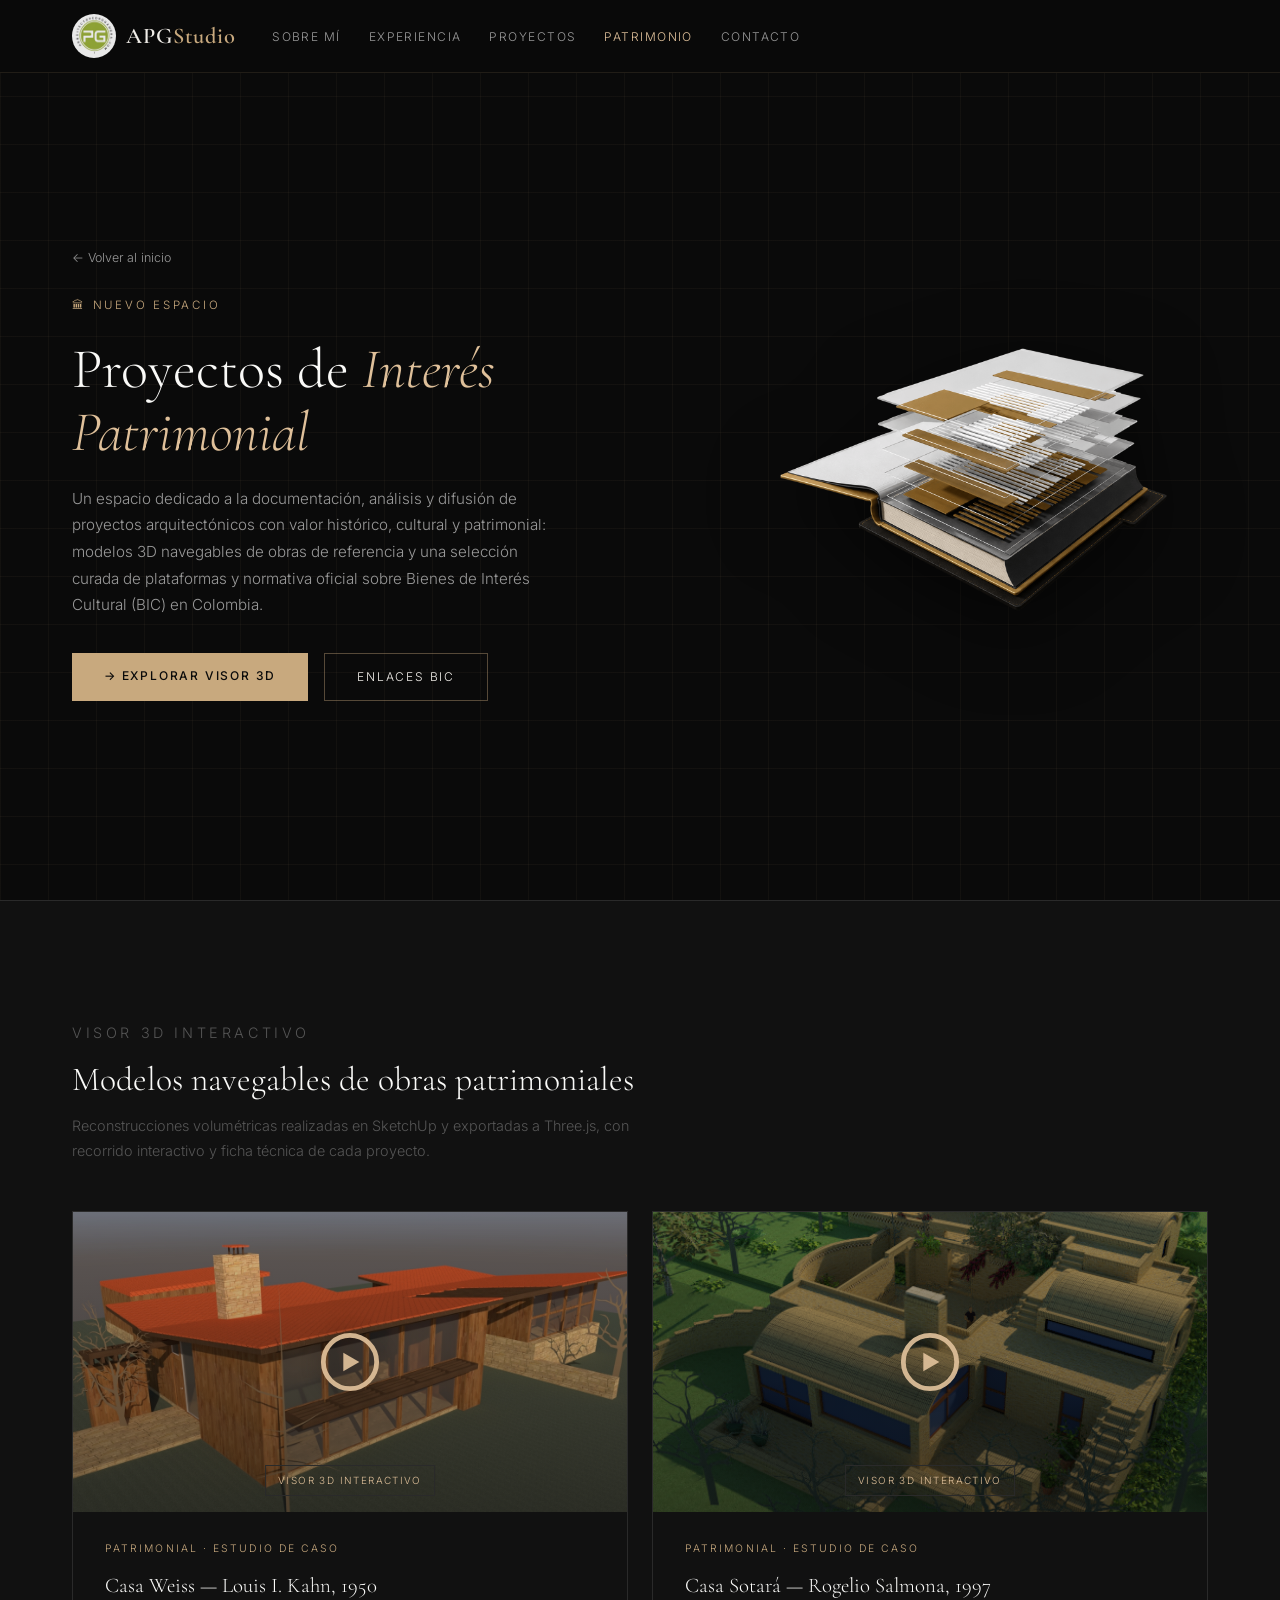
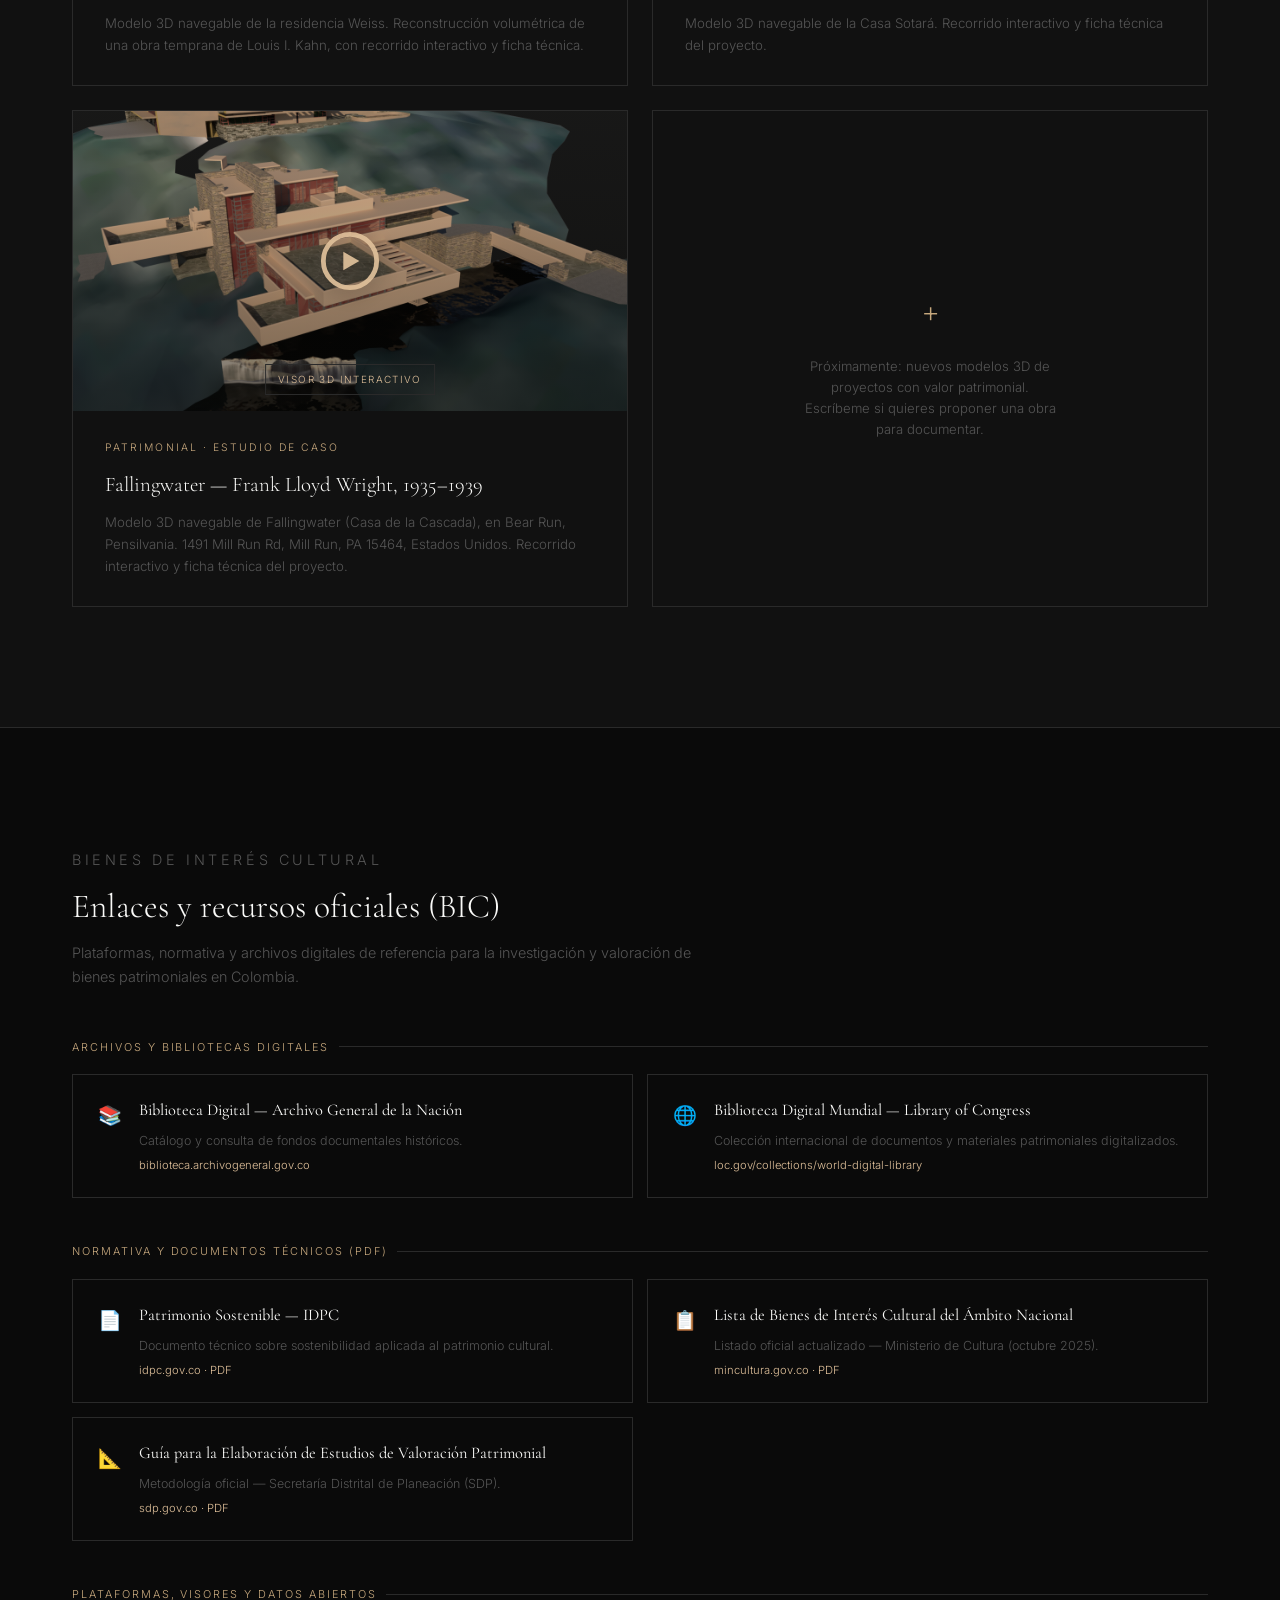
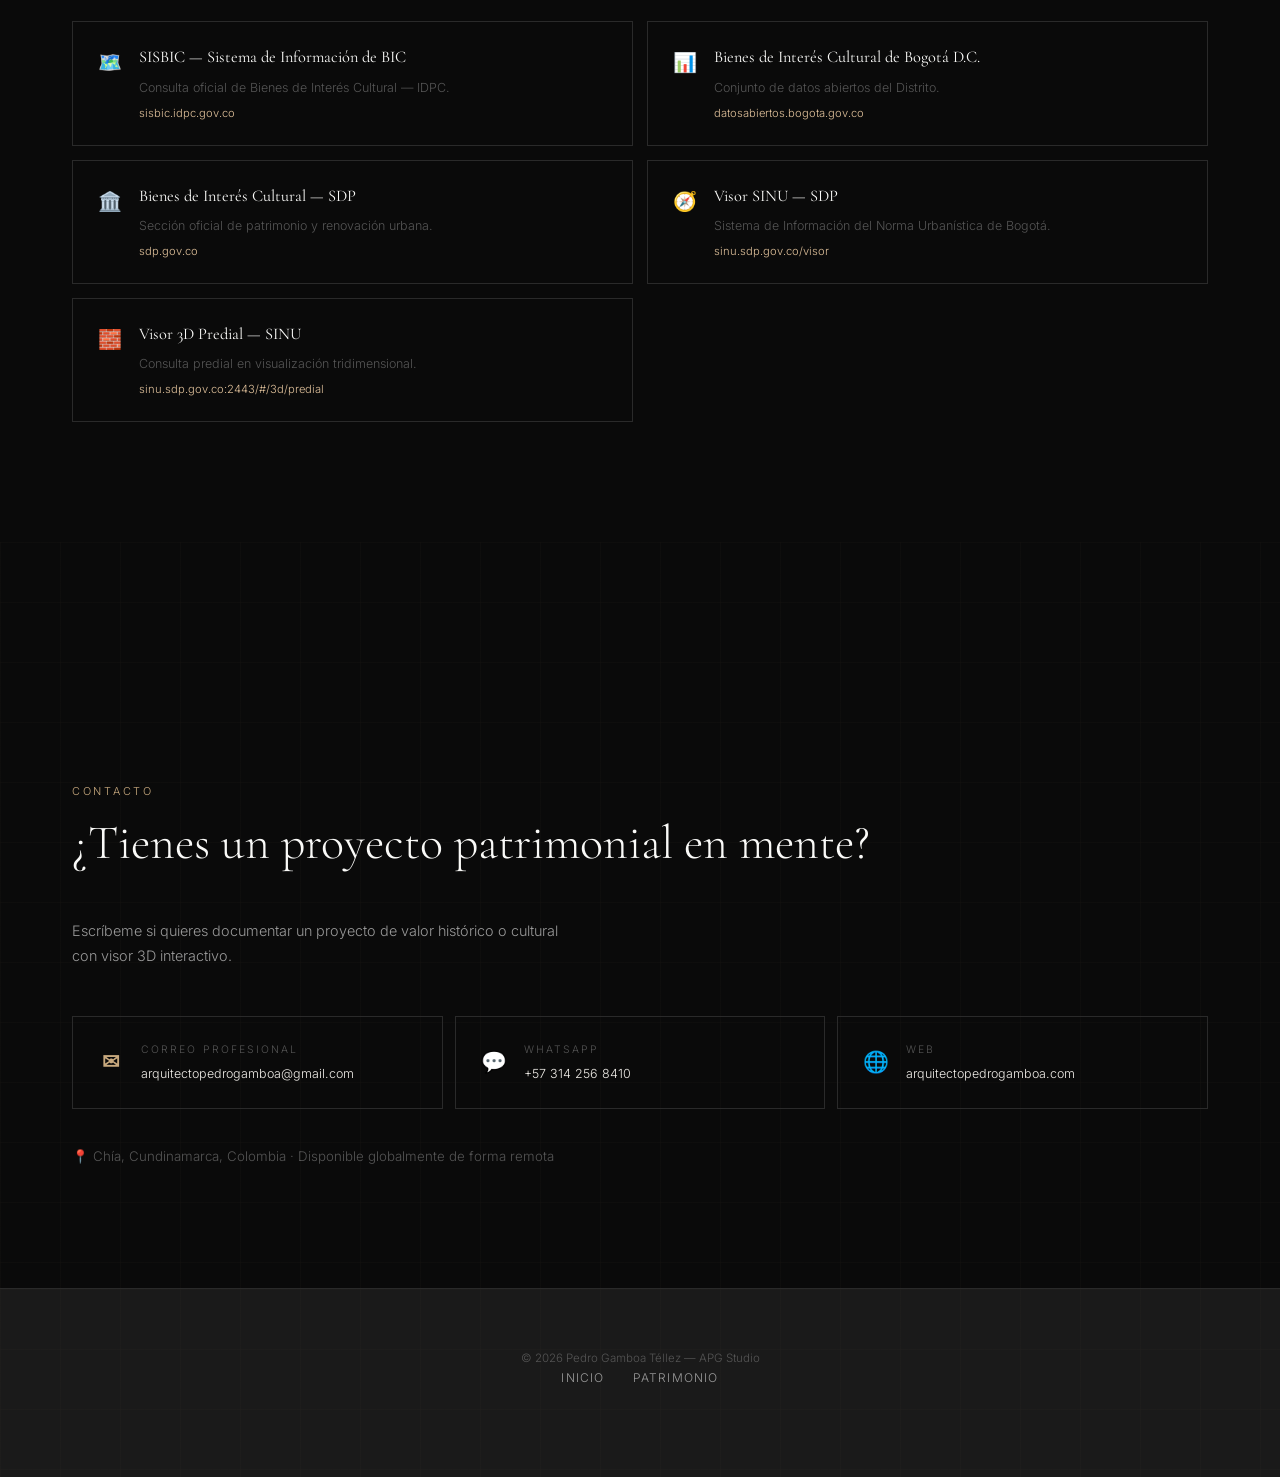
<file: patrimonio.html>
<!DOCTYPE html>
<html lang="es">

<head>
  <meta charset="UTF-8" />
  <meta name="viewport" content="width=device-width, initial-scale=1.0" />
  <title>Patrimonio — Proyectos de Interés Patrimonial | APG Studio</title>
  <meta name="description"
    content="Espacio dedicado a la documentación, análisis y difusión de proyectos con valor histórico, cultural y patrimonial. Visores 3D interactivos y enlaces oficiales de Bienes de Interés Cultural (BIC)." />

  <link rel="icon" type="image/png" sizes="32x32" href="images/favicon-32.png" />
  <link rel="icon" type="image/png" sizes="16x16" href="images/favicon-16.png" />
  <link rel="apple-touch-icon" sizes="180x180" href="images/favicon-180.png" />
  <link rel="shortcut icon" href="images/favicon.ico" />

  <base href="./" />
  <link rel="preconnect" href="https://fonts.googleapis.com" />
  <link rel="preconnect" href="https://fonts.gstatic.com" crossorigin />
  <link
    href="https://fonts.googleapis.com/css2?family=Cormorant+Garamond:ital,wght@0,300;0,400;0,600;1,300;1,400&family=Inter:wght@300;400;500&display=swap"
    rel="stylesheet" />
  <link rel="stylesheet" href="css/style.css?v=3" />

  <style>
    /* ─── Patrimonio: estilos propios de esta página ─── */
    #patrimonio-hero {
      position: relative;
      min-height: 100vh;
      display: flex;
      align-items: center;
      background: var(--black);
      overflow: hidden;
      padding-top: var(--nav-h);
    }

    #patrimonio-hero::before {
      content: "";
      position: absolute;
      inset: 0;
      background-image: linear-gradient(rgba(200, 169, 126, 0.05) 1px, transparent 1px),
        linear-gradient(90deg, rgba(200, 169, 126, 0.05) 1px, transparent 1px);
      background-size: 48px 48px;
      pointer-events: none;
    }

    .ph-layout {
      position: relative;
      z-index: 1;
      max-width: var(--max-w);
      margin: 0 auto;
      width: 100%;
      padding: 60px 32px;
      display: grid;
      grid-template-columns: 1.1fr 0.9fr;
      gap: 48px;
      align-items: center;
    }

    .ph-eyebrow {
      display: flex;
      align-items: center;
      gap: 10px;
      color: var(--gold);
      font-size: 0.72rem;
      letter-spacing: 0.24em;
      text-transform: uppercase;
      margin-bottom: 22px;
    }

    .ph-title {
      font-family: var(--font-display);
      font-weight: 300;
      font-size: clamp(2.4rem, 4.4vw, 3.6rem);
      line-height: 1.12;
      color: var(--white);
      margin-bottom: 22px;
    }

    .ph-title em {
      font-style: italic;
      color: var(--gold-light);
    }

    .ph-sub {
      color: var(--light);
      font-size: 0.95rem;
      line-height: 1.75;
      max-width: 480px;
      margin-bottom: 34px;
    }

    .ph-img {
      display: flex;
      justify-content: center;
    }

    .ph-img img {
      max-width: 100%;
      height: auto;
      filter: drop-shadow(0 20px 40px rgba(0, 0, 0, 0.55));
    }

    .ph-back {
      display: inline-flex;
      align-items: center;
      gap: 8px;
      color: var(--light);
      font-size: 0.78rem;
      text-decoration: none;
      margin-bottom: 28px;
      transition: color 0.2s;
    }

    .ph-back:hover {
      color: var(--gold-light);
    }

    /* ─── Secciones internas (Visor 3D / BIC) ─── */
    .ph-section {
      background: var(--dark);
      border-top: 1px solid var(--gray);
    }

    .ph-section.alt {
      background: var(--black);
    }

    .ph-section .section-inner {
      max-width: var(--max-w);
      margin: 0 auto;
      padding: var(--section-pad) 32px;
    }

    .ph-section-head {
      max-width: 620px;
      margin-bottom: 48px;
    }

    .ph-section-head h2 {
      font-family: var(--font-display);
      font-weight: 300;
      font-size: 2.1rem;
      color: var(--white);
      margin-bottom: 14px;
    }

    .ph-section-head p {
      color: var(--mid);
      font-size: 0.9rem;
      line-height: 1.7;
    }

    /* Visor 3D grid: reutiliza .project-card / .project-card--weiss */
    .ph-viewer-grid {
      display: grid;
      grid-template-columns: repeat(2, 1fr);
      gap: 24px;
    }

    .ph-viewer-grid .project-card.soon {
      display: flex;
      flex-direction: column;
      align-items: center;
      justify-content: center;
      text-align: center;
      min-height: 320px;
      color: var(--mid);
      padding: 32px;
    }

    .ph-viewer-grid .project-card.soon span.plus {
      font-family: var(--font-display);
      font-size: 2.4rem;
      color: var(--gold);
      margin-bottom: 14px;
    }

    .ph-viewer-grid .project-card.soon p {
      font-size: 0.82rem;
      line-height: 1.6;
      max-width: 260px;
    }

    /* BIC resource categories */
    .bic-category {
      margin-bottom: 44px;
    }

    .bic-category:last-child {
      margin-bottom: 0;
    }

    .bic-category-title {
      display: flex;
      align-items: center;
      gap: 10px;
      font-size: 0.68rem;
      letter-spacing: 0.18em;
      text-transform: uppercase;
      color: var(--gold);
      margin-bottom: 18px;
    }

    .bic-category-title::after {
      content: "";
      flex: 1;
      height: 1px;
      background: var(--gray);
    }

    .bic-grid {
      display: grid;
      grid-template-columns: repeat(2, 1fr);
      gap: 14px;
    }

    .bic-card {
      display: flex;
      align-items: flex-start;
      gap: 16px;
      padding: 22px 24px;
      border: 1px solid var(--gray);
      text-decoration: none;
      color: inherit;
      transition: border-color 0.2s, background 0.2s, transform 0.2s;
    }

    .bic-card:hover {
      border-color: var(--gold);
      background: var(--gold-dim);
      transform: translateY(-2px);
    }

    .bic-icon {
      font-size: 1.2rem;
      color: var(--gold);
      min-width: 26px;
      text-align: center;
      margin-top: 2px;
    }

    .bic-info h3 {
      font-family: var(--font-display);
      font-weight: 400;
      font-size: 1.02rem;
      color: var(--white);
      margin-bottom: 6px;
    }

    .bic-info p {
      color: var(--mid);
      font-size: 0.78rem;
      line-height: 1.55;
      margin-bottom: 6px;
    }

    .bic-info .bic-url {
      display: block;
      color: var(--gold-light);
      font-size: 0.7rem;
      word-break: break-all;
    }

    @media (max-width: 860px) {

      .ph-layout {
        grid-template-columns: 1fr;
        text-align: left;
      }

      .ph-viewer-grid,
      .bic-grid {
        grid-template-columns: 1fr;
      }
    }
  </style>
</head>

<body>

  <!-- NAV -->
  <nav id="navbar" class="scrolled">
    <div class="nav-inner">
      <a href="index.html" class="logo">
        <img src="images/favicon-192.png" alt="APG Studio" class="logo-img"
          style="border-radius:50%;width:44px;height:44px;object-fit:cover;" />
        <span class="logo-text">APG<em>Studio</em></span>
      </a>
      <ul class="nav-links">
        <li><a href="index.html#about">Sobre mí</a></li>
        <li><a href="index.html#experience">Experiencia</a></li>
        <li><a href="index.html#projects">Proyectos</a></li>
        <li><a href="patrimonio.html" style="color:var(--gold-light);">Patrimonio</a></li>
        <li><a href="index.html#contact">Contacto</a></li>
      </ul>
      <button class="menu-toggle" id="menuToggle" aria-label="Menu">☰</button>
    </div>
    <div class="mobile-menu" id="mobileMenu">
      <a href="index.html#about">Sobre mí</a>
      <a href="index.html#experience">Experiencia</a>
      <a href="index.html#projects">Proyectos</a>
      <a href="patrimonio.html">Patrimonio</a>
      <a href="index.html#contact">Contacto</a>
    </div>
  </nav>

  <!-- HERO -->
  <section id="patrimonio-hero">
    <div class="ph-layout">
      <div class="ph-content">
        <a href="index.html" class="ph-back">← Volver al inicio</a>
        <p class="ph-eyebrow">🏛 Nuevo espacio</p>
        <h1 class="ph-title">Proyectos de <em>Interés Patrimonial</em></h1>
        <p class="ph-sub">Un espacio dedicado a la documentación, análisis y difusión de proyectos
          arquitectónicos con valor histórico, cultural y patrimonial: modelos 3D navegables de
          obras de referencia y una selección curada de plataformas y normativa oficial sobre
          Bienes de Interés Cultural (BIC) en Colombia.</p>
        <div class="hero-cta">
          <a href="#visor3d" class="btn-primary">→ Explorar Visor 3D</a>
          <a href="#bic" class="btn-outline">Enlaces BIC</a>
        </div>
      </div>
      <div class="ph-img">
        <img src="images/libro.png" alt="Proyectos de Interés Patrimonial" />
      </div>
    </div>
  </section>

  <!-- ─── VISOR 3D ─── -->
  <section class="ph-section" id="visor3d">
    <div class="section-inner">
      <div class="ph-section-head">
        <p class="section-eyebrow">Visor 3D Interactivo</p>
        <h2>Modelos navegables de obras patrimoniales</h2>
        <p>Reconstrucciones volumétricas realizadas en SketchUp y exportadas a Three.js,
          con recorrido interactivo y ficha técnica de cada proyecto.</p>
      </div>

      <div class="ph-viewer-grid">
        <a href="Proyectos/casa-weiss/index.html" class="project-card project-card--weiss">
          <div class="project-img project-img-weiss"
            style="background-image:url('images/casa-weiss-preview.jpg');background-size:cover;background-position:center;">
            <div class="project-img-weiss-overlay"></div>
            <svg class="project-img-weiss-icon" viewBox="0 0 24 24" fill="none" stroke="currentColor"
              stroke-width="1.8">
              <circle cx="12" cy="12" r="10" />
              <path d="M9.5 8.5v7l6-3.5-6-3.5z" fill="currentColor" stroke="none" />
            </svg>
            <span class="project-img-weiss-badge">Visor 3D interactivo</span>
          </div>
          <div class="project-info">
            <span class="project-tag">Patrimonial · Estudio de caso</span>
            <h3>Casa Weiss — Louis I. Kahn, 1950</h3>
            <p>Modelo 3D navegable de la residencia Weiss. Reconstrucción volumétrica de una obra
              temprana de Louis I. Kahn, con recorrido interactivo y ficha técnica.</p>
          </div>
        </a>

        <a href="Proyectos/Casa-sotara/index.html" class="project-card project-card--weiss project-card--sotara">
          <div class="project-img project-img-weiss"
            style="background-image:url('images/aa.png');background-size:cover;background-position:center;">
            <div class="project-img-weiss-overlay"></div>
            <svg class="project-img-weiss-icon" viewBox="0 0 24 24" fill="none" stroke="currentColor"
              stroke-width="1.8">
              <circle cx="12" cy="12" r="10" />
              <path d="M9.5 8.5v7l6-3.5-6-3.5z" fill="currentColor" stroke="none" />
            </svg>
            <span class="project-img-weiss-badge">Visor 3D interactivo</span>
          </div>
          <div class="project-info">
            <span class="project-tag">Patrimonial · Estudio de caso</span>
            <h3>Casa Sotará — Rogelio Salmona, 1997</h3>
            <p>Modelo 3D navegable de la Casa Sotará. Recorrido interactivo y ficha técnica del
              proyecto.</p>
          </div>
        </a>

        <a href="Proyectos/fallingwater/index.html" class="project-card project-card--weiss project-card--fallingwater">
          <div class="project-img project-img-weiss"
            style="background-image:url('images/fallingwater.png');background-size:cover;background-position:center;">
            <div class="project-img-weiss-overlay"></div>
            <svg class="project-img-weiss-icon" viewBox="0 0 24 24" fill="none" stroke="currentColor"
              stroke-width="1.8">
              <circle cx="12" cy="12" r="10" />
              <path d="M9.5 8.5v7l6-3.5-6-3.5z" fill="currentColor" stroke="none" />
            </svg>
            <span class="project-img-weiss-badge">Visor 3D interactivo</span>
          </div>
          <div class="project-info">
            <span class="project-tag">Patrimonial · Estudio de caso</span>
            <h3>Fallingwater — Frank Lloyd Wright, 1935–1939</h3>
            <p>Modelo 3D navegable de Fallingwater (Casa de la Cascada), en Bear Run, Pensilvania.
              1491 Mill Run Rd, Mill Run, PA 15464, Estados Unidos. Recorrido interactivo y ficha
              técnica del proyecto.</p>
          </div>
        </a>

        <div class="project-card soon">
          <span class="plus">+</span>
          <p>Próximamente: nuevos modelos 3D de proyectos con valor patrimonial.
            Escríbeme si quieres proponer una obra para documentar.</p>
        </div>
      </div>
    </div>
  </section>

  <!-- ─── BIC LINKS ─── -->
  <section class="ph-section alt" id="bic">
    <div class="section-inner">
      <div class="ph-section-head">
        <p class="section-eyebrow">Bienes de Interés Cultural</p>
        <h2>Enlaces y recursos oficiales (BIC)</h2>
        <p>Plataformas, normativa y archivos digitales de referencia para la investigación y
          valoración de bienes patrimoniales en Colombia.</p>
      </div>

      <!-- Archivos y bibliotecas digitales -->
      <div class="bic-category">
        <p class="bic-category-title">Archivos y bibliotecas digitales</p>
        <div class="bic-grid">
          <a href="https://biblioteca.archivogeneral.gov.co/pmb/opac_css/" target="_blank" rel="noopener"
            class="bic-card">
            <span class="bic-icon">📚</span>
            <div class="bic-info">
              <h3>Biblioteca Digital — Archivo General de la Nación</h3>
              <p>Catálogo y consulta de fondos documentales históricos.</p>
              <span class="bic-url">biblioteca.archivogeneral.gov.co</span>
            </div>
          </a>
          <a href="https://www.loc.gov/collections/world-digital-library/about-this-collection/" target="_blank"
            rel="noopener" class="bic-card">
            <span class="bic-icon">🌐</span>
            <div class="bic-info">
              <h3>Biblioteca Digital Mundial — Library of Congress</h3>
              <p>Colección internacional de documentos y materiales patrimoniales digitalizados.</p>
              <span class="bic-url">loc.gov/collections/world-digital-library</span>
            </div>
          </a>
        </div>
      </div>

      <!-- Normativa y documentos técnicos -->
      <div class="bic-category">
        <p class="bic-category-title">Normativa y documentos técnicos (PDF)</p>
        <div class="bic-grid">
          <a href="https://idpc.gov.co/publicaciones/descargas/patrisostenible.pdf" target="_blank" rel="noopener"
            class="bic-card">
            <span class="bic-icon">📄</span>
            <div class="bic-info">
              <h3>Patrimonio Sostenible — IDPC</h3>
              <p>Documento técnico sobre sostenibilidad aplicada al patrimonio cultural.</p>
              <span class="bic-url">idpc.gov.co · PDF</span>
            </div>
          </a>
          <a href="https://www.mincultura.gov.co/direcciones/patrimonio-y-memoria/Documents/2025/LISTA_DE_BIENES_DE_INTER%C3%89S_CULTURAL_DEL_%C3%81MBITO_NACIONAL_octubre_2025.pdf"
            target="_blank" rel="noopener" class="bic-card">
            <span class="bic-icon">📋</span>
            <div class="bic-info">
              <h3>Lista de Bienes de Interés Cultural del Ámbito Nacional</h3>
              <p>Listado oficial actualizado — Ministerio de Cultura (octubre 2025).</p>
              <span class="bic-url">mincultura.gov.co · PDF</span>
            </div>
          </a>
          <a href="https://www.sdp.gov.co/sites/default/files/generales/guia_elaboracion_estudios_de_valoracion_patrimonial.pdf"
            target="_blank" rel="noopener" class="bic-card">
            <span class="bic-icon">📐</span>
            <div class="bic-info">
              <h3>Guía para la Elaboración de Estudios de Valoración Patrimonial</h3>
              <p>Metodología oficial — Secretaría Distrital de Planeación (SDP).</p>
              <span class="bic-url">sdp.gov.co · PDF</span>
            </div>
          </a>
        </div>
      </div>

      <!-- Plataformas y visores oficiales -->
      <div class="bic-category">
        <p class="bic-category-title">Plataformas, visores y datos abiertos</p>
        <div class="bic-grid">
          <a href="https://sisbic.idpc.gov.co/" target="_blank" rel="noopener" class="bic-card">
            <span class="bic-icon">🗺️</span>
            <div class="bic-info">
              <h3>SISBIC — Sistema de Información de BIC</h3>
              <p>Consulta oficial de Bienes de Interés Cultural — IDPC.</p>
              <span class="bic-url">sisbic.idpc.gov.co</span>
            </div>
          </a>
          <a href="https://datosabiertos.bogota.gov.co/en/dataset/bien-interes-cultural-bogota-d-c" target="_blank"
            rel="noopener" class="bic-card">
            <span class="bic-icon">📊</span>
            <div class="bic-info">
              <h3>Bienes de Interés Cultural de Bogotá D.C.</h3>
              <p>Conjunto de datos abiertos del Distrito.</p>
              <span class="bic-url">datosabiertos.bogota.gov.co</span>
            </div>
          </a>
          <a href="https://www.sdp.gov.co/gestion-territorial/patrimonio-y-renovacion-urbana/bienes-de-interes-cultural"
            target="_blank" rel="noopener" class="bic-card">
            <span class="bic-icon">🏛️</span>
            <div class="bic-info">
              <h3>Bienes de Interés Cultural — SDP</h3>
              <p>Sección oficial de patrimonio y renovación urbana.</p>
              <span class="bic-url">sdp.gov.co</span>
            </div>
          </a>
          <a href="https://sinu.sdp.gov.co/visor/" target="_blank" rel="noopener" class="bic-card">
            <span class="bic-icon">🧭</span>
            <div class="bic-info">
              <h3>Visor SINU — SDP</h3>
              <p>Sistema de Información del Norma Urbanística de Bogotá.</p>
              <span class="bic-url">sinu.sdp.gov.co/visor</span>
            </div>
          </a>
          <a href="https://sinu.sdp.gov.co:2443/#/3d/predial" target="_blank" rel="noopener" class="bic-card">
            <span class="bic-icon">🧱</span>
            <div class="bic-info">
              <h3>Visor 3D Predial — SINU</h3>
              <p>Consulta predial en visualización tridimensional.</p>
              <span class="bic-url">sinu.sdp.gov.co:2443/#/3d/predial</span>
            </div>
          </a>
        </div>
      </div>
    </div>
  </section>

  <!-- CONTACT (compacto) -->
  <section id="contact" style="padding-top:var(--section-pad);">
    <div class="section-inner">
      <p class="section-eyebrow">Contacto</p>
      <h2>¿Tienes un proyecto patrimonial en mente?</h2>
      <p class="contact-sub">Escríbeme si quieres documentar un proyecto de valor histórico o
        cultural con visor 3D interactivo.</p>
      <div class="contact-channels">
        <a href="mailto:arquitectopedrogamboa@gmail.com" class="contact-card email">
          <div class="contact-icon">✉</div>
          <div class="contact-info">
            <span class="contact-label">Correo profesional</span>
            <span class="contact-value">arquitectopedrogamboa@gmail.com</span>
          </div>
        </a>
        <a href="https://wa.me/573142568410?text=Hola%20Pedro,%20me%20interesa%20un%20proyecto%20patrimonial"
          target="_blank" class="contact-card whatsapp">
          <div class="contact-icon">💬</div>
          <div class="contact-info">
            <span class="contact-label">WhatsApp</span>
            <span class="contact-value">+57 314 256 8410</span>
          </div>
        </a>
        <a href="https://arquitectopedrogamboa.com/" target="_blank" class="contact-card web">
          <div class="contact-icon">🌐</div>
          <div class="contact-info">
            <span class="contact-label">Web</span>
            <span class="contact-value">arquitectopedrogamboa.com</span>
          </div>
        </a>
      </div>
      <div class="contact-location">
        <p>📍 Chía, Cundinamarca, Colombia · Disponible globalmente de forma remota</p>
      </div>
    </div>
  </section>

  <footer id="footer">
    <div class="footer-inner">
      <p class="footer-copy">© 2026 Pedro Gamboa Téllez — APG Studio</p>
      <div class="footer-links">
        <a href="index.html">Inicio</a>
        <a href="patrimonio.html">Patrimonio</a>
      </div>
    </div>
  </footer>

  <script>
    const menuToggle = document.getElementById('menuToggle');
    const mobileMenu = document.getElementById('mobileMenu');
    if (menuToggle && mobileMenu) {
      menuToggle.addEventListener('click', () => mobileMenu.classList.toggle('open'));
    }
  </script>
</body>

</html>
</file>
<file: css/style.css>
/* ===========================
   APG Studio — Pedro Gamboa Téllez
   Arquitectura · Proyecto · Geometría
   =========================== */

:root {
  --black: #0A0A0A;
  --dark: #111111;
  --dark2: #1A1A1A;
  --gray: #2A2A2A;
  --mid: #555555;
  --light: #999999;
  --bone: #F0EDE8;
  --white: #FAFAF8;
  --gold: #C8A97E;
  --gold-light: #DFC09A;
  --gold-dim: rgba(200, 169, 126, 0.12);
  --unal-blue: #003DA5;

  --font-display: 'Cormorant Garamond', serif;
  --font-body: 'Inter', sans-serif;

  --nav-h: 72px;
  --section-pad: 120px;
  --max-w: 1200px;
  --radius: 2px;
}

*,
*::before,
*::after {
  box-sizing: border-box;
  margin: 0;
  padding: 0;
}

html {
  scroll-behavior: smooth;
  font-size: 16px;
}

body {
  background: var(--black);
  color: var(--bone);
  font-family: var(--font-body);
  font-weight: 300;
  line-height: 1.7;
  overflow-x: hidden;
}

/* ─── NAV ─── */
#navbar {
  position: fixed;
  top: 0;
  left: 0;
  right: 0;
  z-index: 100;
  background: transparent;
  transition: background 0.4s;
}

#navbar.scrolled {
  background: rgba(10, 10, 10, 0.96);
  backdrop-filter: blur(12px);
  border-bottom: 1px solid rgba(200, 169, 126, 0.12);
}

.nav-inner {
  max-width: var(--max-w);
  margin: 0 auto;
  padding: 0 32px;
  height: var(--nav-h);
  display: flex;
  align-items: center;
  gap: 36px;
}

.logo {
  display: flex;
  align-items: center;
  gap: 10px;
  text-decoration: none;
  white-space: nowrap;
}

.logo-img {
  height: 36px;
  width: auto;
  object-fit: contain;
  border-radius: 50%;
  opacity: 0.92;
}

.logo-text {
  font-family: var(--font-display);
  font-size: 1.4rem;
  font-weight: 600;
  color: var(--bone);
  letter-spacing: 0.04em;
}

.logo-text em {
  color: var(--gold);
  font-style: normal;
}

.nav-links {
  display: flex;
  list-style: none;
  gap: 28px;
  flex: 1;
}

.nav-links a {
  color: var(--light);
  text-decoration: none;
  font-size: 0.75rem;
  letter-spacing: 0.12em;
  text-transform: uppercase;
  transition: color 0.2s;
}

.nav-links a:hover {
  color: var(--gold);
}

.lang-selector {
  display: grid;
  grid-template-columns: repeat(5, auto);
  gap: 3px 5px;
  align-items: center;
}

.lang-btn {
  background: transparent;
  border: 1px solid transparent;
  color: var(--light);
  font-size: 0.82rem;
  padding: 4px 8px;
  cursor: pointer;
  border-radius: var(--radius);
  transition: all 0.2s;
  white-space: nowrap;
  line-height: 1;
}

.lang-btn:hover,
.lang-btn.active {
  border-color: var(--gold);
  color: var(--gold);
}

.menu-toggle {
  display: none;
  background: none;
  border: none;
  color: var(--bone);
  font-size: 1.4rem;
  cursor: pointer;
  margin-left: auto;
}

.mobile-menu {
  display: none;
  flex-direction: column;
  background: var(--dark);
  padding: 24px 32px;
  border-top: 1px solid var(--gray);

  .mobile-lang button:hover,
  .mobile-lang button.active {
    background: var(--gold);
    color: var(--black);
  }
}

.mobile-menu.open {
  display: flex;
}

.mobile-menu a {
  color: var(--bone);
  text-decoration: none;
  padding: 12px 0;
  font-size: 0.9rem;
  letter-spacing: 0.1em;
  text-transform: uppercase;
  border-bottom: 1px solid var(--gray);
}

.mobile-lang {
  display: flex;
  flex-wrap: wrap;
  gap: 6px;
  padding-top: 16px;
}

.mobile-lang button {
  background: var(--gray);
  border: none;
  color: var(--bone);
  padding: 6px 10px;
  font-size: 0.75rem;
  cursor: pointer;
  border-radius: var(--radius);
}

/* ─── NAV RESPONSIVE ───
   Nunca existía una regla que colapsara el menú a hamburguesa en móvil:
   .nav-links y .lang-selector se quedaban con su ancho de escritorio,
   empujando el nav-inner más allá del viewport y generando scroll
   horizontal en toda la página (por eso los botones del hero y las
   fotos se veían desalineados/cortados en las capturas de móvil). */
@media (max-width: 900px) {

  .nav-links,
  .lang-selector {
    display: none;
  }

  .menu-toggle {
    display: block;
  }
}

/* ─── HERO ─── */
#hero {
  position: relative;
  min-height: 100vh;
  display: flex;
  align-items: center;
  overflow: hidden;
  padding: 0 32px;
}

.hero-bg {
  position: absolute;
  inset: 0;
  z-index: 0;
  background: linear-gradient(135deg, #0A0A0A 0%, #111111 50%, #0D0D0B 100%);
}

.blueprint-lines {
  position: absolute;
  inset: 0;
  z-index: 1;
  background-image:
    linear-gradient(rgba(200, 169, 126, 0.04) 1px, transparent 1px),
    linear-gradient(90deg, rgba(200, 169, 126, 0.04) 1px, transparent 1px);
  background-size: 60px 60px;
  animation: gridShift 20s linear infinite;
}

@keyframes gridShift {
  0% {
    background-position: 0 0;
  }

  100% {
    background-position: 60px 60px;
  }
}

/* BIM background image + building abstraction glow */
.hero-bim-bg {
  position: absolute;
  right: -4%;
  top: 50%;
  transform: translateY(-50%);
  width: 52%;
  height: 90%;
  pointer-events: none;
  z-index: 2;
  overflow: hidden;
}

.hero-bim-img {
  width: 100%;
  height: 100%;
  object-fit: contain;
  object-position: center right;
  opacity: 0.09;
  mix-blend-mode: luminosity;
  filter: brightness(1.5) saturate(0);
  animation: bimPulse 6s ease-in-out infinite;
  transform-origin: center;
}

@keyframes bimPulse {

  0%,
  100% {
    opacity: 0.07;
    transform: scale(1.01);
  }

  50% {
    opacity: 0.13;
    transform: scale(1.0);
  }
}

/* Geometric building abstraction — replaces the diagonal glow line */
.hero-building-glow {
  position: absolute;
  right: 2%;
  top: 8%;
  width: 320px;
  height: 80vh;
  pointer-events: none;
  /* Antes tenía z-index:3, igual que .hero-layout (que contiene la foto),
     y al aparecer después en el HTML pintaba ENCIMA de la foto en
     desktop (las líneas de la torre cruzaban la cara/casco). Bajamos a 2,
     el mismo nivel que .hero-bim-bg, para que quede detrás de la foto. */
  z-index: 2;
  animation: buildingPulse 5s ease-in-out infinite;
}

@keyframes buildingPulse {

  0%,
  100% {
    opacity: 0.55;
    filter: drop-shadow(0 0 18px rgba(200, 169, 126, 0.45)) drop-shadow(0 0 40px rgba(200, 169, 126, 0.18));
  }

  50% {
    opacity: 0.85;
    filter: drop-shadow(0 0 28px rgba(200, 169, 126, 0.65)) drop-shadow(0 0 70px rgba(200, 169, 126, 0.28));
  }
}

/* ─── SECTION FLOATING PROJECT IMAGES ───
   Same visual family as .hero-building-glow: soft gold
   drop-shadow "autoiluminación" sitting on top of the
   dotted/blueprint grid, alternating left/right. */
.section-float-img {
  position: relative;
  flex-shrink: 1;
  flex-basis: clamp(140px, 16vw, 320px);
  z-index: 1;
  pointer-events: none;
  width: clamp(140px, 16vw, 320px);
  opacity: 0.92;
  animation: floatPulse 6s ease-in-out infinite;
  transition: width 0.3s ease, opacity 0.3s ease, margin 0.3s ease;
}

.section-float-img.side-left {
  order: 0;
  margin-left: clamp(12px, 4vw, 56px);
}

.section-float-img.side-right {
  order: 2;
  margin-right: clamp(12px, 4vw, 56px);
}

.section-float-img.float-stack {
  flex-basis: clamp(100px, 11vw, 220px);
  width: clamp(100px, 11vw, 220px);
  display: flex;
  flex-direction: column;
  gap: 30px;
}

.section-float-img img {
  display: block;
  width: 100%;
  height: auto;
  border-radius: 3px;
  -webkit-mask-image: radial-gradient(ellipse 78% 78% at 50% 50%, rgba(0, 0, 0, 1) 45%, rgba(0, 0, 0, 0.55) 72%, rgba(0, 0, 0, 0) 100%);
  mask-image: radial-gradient(ellipse 78% 78% at 50% 50%, rgba(0, 0, 0, 1) 45%, rgba(0, 0, 0, 0.55) 72%, rgba(0, 0, 0, 0) 100%);
  filter: saturate(0.85) brightness(0.92) drop-shadow(0 0 18px rgba(200, 169, 126, 0.35)) drop-shadow(0 0 46px rgba(200, 169, 126, 0.16));
  mix-blend-mode: luminosity;
  opacity: 0.85;
}

.section-float-img .float-frame {
  position: relative;
  padding: 10px;
  border: 1px solid rgba(200, 169, 126, 0.28);
  background: linear-gradient(135deg, rgba(200, 169, 126, 0.05), transparent 60%);
}

.section-float-img .float-frame::before,
.section-float-img .float-frame::after {
  content: '';
  position: absolute;
  width: 16px;
  height: 16px;
  border: 1px solid rgba(200, 169, 126, 0.6);
}

.section-float-img .float-frame::before {
  top: -1px;
  left: -1px;
  border-right: none;
  border-bottom: none;
}

.section-float-img .float-frame::after {
  bottom: -1px;
  right: -1px;
  border-left: none;
  border-top: none;
}

.section-float-img .float-caption {
  margin-top: 12px;
  font-size: 0.62rem;
  letter-spacing: 0.16em;
  text-transform: uppercase;
  color: var(--gold);
  opacity: 0.65;
  text-align: center;
}

@keyframes floatPulse {

  0%,
  100% {
    opacity: 0.85;
    transform: translateY(0);
  }

  50% {
    opacity: 1;
    transform: translateY(-6px);
  }
}

@media (max-width: 1280px) {

  /* Antes esta regla solo apuntaba a ".section-float-img" (1 clase), pero
     el HTML usa ".section-float-img.float-stack" / ".side-left" / ".side-right"
     (2 clases), que en CSS pesan MÁS que una sola clase — así que esa regla
     de "ocultar" nunca ganaba, sin importar que estuviera después en el
     archivo. Por eso las miniaturas seguían apareciendo sueltas en móvil.
     Se repiten aquí las mismas combinaciones de clases para igualar (o
     superar) esa especificidad y que el ocultamiento sí se aplique. */
  .section-float-img,
  .section-float-img.side-left,
  .section-float-img.side-right,
  .section-float-img.float-stack {
    display: none;
    width: 0;
    flex-basis: 0;
    margin-left: 0;
    margin-right: 0;
    opacity: 0;
    overflow: hidden;
  }
}

/* ─── GRID OVERLAY for lower sections ─── */
#stats,
#experience,
#services,
#contact,
#footer {
  position: relative;
  overflow: hidden;
}

/* Secciones con imagen flotante: layout en fila, imagen y texto
   centrados verticalmente entre sí de forma natural (sin valores
   arbitrarios de "top"). */
#experience,
#services,
#contact {
  display: flex;
  align-items: center;
  flex-wrap: wrap;
}

.section-inner {
  order: 1;
  flex: 1 1 480px;
  min-width: 0;
}

#stats::before,
#about::before,
#experience::before,
#services::before,
#contact::before,
#footer::before {
  content: '';
  position: absolute;
  inset: 0;
  pointer-events: none;
  z-index: 0;
  background-image:
    linear-gradient(rgba(200, 169, 126, 0.025) 1px, transparent 1px),
    linear-gradient(90deg, rgba(200, 169, 126, 0.025) 1px, transparent 1px);
  background-size: 60px 60px;
}

#stats>*,
#about>*,
#experience>*,
#services>*,
#contact>*,
#footer>* {
  position: relative;
  z-index: 1;
}

/* Hero two-column layout */
.hero-layout {
  position: relative;
  max-width: var(--max-w);
  margin: 0 auto;
  width: 100%;
  padding-top: var(--nav-h);
  z-index: 3;
  display: grid;
  grid-template-columns: 1fr 420px;
  gap: 80px;
  align-items: center;
  min-height: 100vh;
}

.hero-eyebrow {
  font-size: 0.72rem;
  letter-spacing: 0.25em;
  text-transform: uppercase;
  color: var(--gold);
  margin-bottom: 24px;
}

.hero-title {
  font-family: var(--font-display);
  font-size: clamp(3rem, 6vw, 6rem);
  font-weight: 300;
  line-height: 1.05;
  color: var(--white);
  margin-bottom: 28px;
}

.hero-title em {
  font-style: italic;
  color: var(--gold-light);
}

.hero-sub {
  font-size: 0.95rem;
  color: var(--light);
  max-width: 480px;
  line-height: 1.8;
  margin-bottom: 40px;
}

.hero-cta {
  display: flex;
  gap: 16px;
  flex-wrap: wrap;
  margin-bottom: 28px;
}

.btn-primary {
  display: inline-block;
  padding: 13px 32px;
  background: var(--gold);
  color: var(--black);
  text-decoration: none;
  font-size: 0.75rem;
  letter-spacing: 0.15em;
  text-transform: uppercase;
  font-weight: 500;
  transition: background 0.2s, transform 0.2s;
}

.btn-primary:hover {
  background: var(--gold-light);
  transform: translateY(-1px);
}

.btn-outline {
  display: inline-block;
  padding: 13px 32px;
  border: 1px solid rgba(200, 169, 126, 0.4);
  color: var(--bone);
  text-decoration: none;
  font-size: 0.75rem;
  letter-spacing: 0.15em;
  text-transform: uppercase;
  transition: border-color 0.2s, color 0.2s;
}

.btn-outline:hover {
  border-color: var(--gold);
  color: var(--gold);
}

.hero-emails {
  display: flex;
  flex-direction: column;
  gap: 6px;
}

.hero-email-link {
  font-size: 0.75rem;
  color: var(--mid);
  text-decoration: none;
  letter-spacing: 0.04em;
  transition: color 0.2s;
}

.hero-email-link:hover {
  color: var(--gold);
}

.hero-email-link.unal {
  color: rgba(0, 61, 165, 0.7);
}

.hero-email-link.unal:hover {
  color: #003DA5;
}

/* Hero photo */
.hero-photo-wrap {
  display: flex;
  justify-content: flex-end;
  align-items: center;
}

.hero-photo-frame {
  position: relative;
  width: 360px;
  flex-shrink: 0;
}

.hero-photo {
  width: 100%;
  /* auto height so full face shows — no crop */
  height: auto;
  max-height: 520px;
  object-fit: contain;
  object-position: center top;
  display: block;
  border: 1px solid rgba(200, 169, 126, 0.2);
  background: var(--dark);
}

.photo-badge {
  position: absolute;
  bottom: 0;
  left: 0;
  right: 0;
  background: rgba(10, 10, 10, 0.9);
  backdrop-filter: blur(8px);
  border-top: 1px solid rgba(200, 169, 126, 0.3);
  padding: 16px 20px;
}

.badge-name {
  display: block;
  font-family: var(--font-display);
  font-size: 1.1rem;
  color: var(--white);
  margin-bottom: 3px;
}

.badge-title {
  display: block;
  font-size: 0.72rem;
  color: var(--gold);
  letter-spacing: 0.1em;
  text-transform: uppercase;
  margin-bottom: 3px;
}

.badge-company {
  display: block;
  font-size: 0.68rem;
  color: var(--mid);
}

.scroll-hint {
  position: absolute;
  bottom: 40px;
  left: 50%;
  transform: translateX(-50%);
  color: var(--gold);
  font-size: 1.2rem;
  animation: bounce 2s ease-in-out infinite;
  z-index: 2;
}

@keyframes bounce {

  0%,
  100% {
    transform: translateX(-50%) translateY(0);
  }

  50% {
    transform: translateX(-50%) translateY(8px);
  }
}

/* ─── STATS ─── */
#stats {
  background: var(--dark2);
  border-top: 1px solid var(--gray);
  border-bottom: 1px solid var(--gray);
  padding: 60px 32px;
}

.stats-bg-img {
  position: absolute;
  inset: 0;
  z-index: 0;
  overflow: hidden;
  pointer-events: none;
}

.stats-bg-img img {
  width: 100%;
  height: 100%;
  object-fit: cover;
  object-position: center 35%;
  opacity: 0.16;
  filter: saturate(0.4) brightness(0.9) drop-shadow(0 0 40px rgba(200, 169, 126, 0.25));
  mix-blend-mode: luminosity;
  -webkit-mask-image: linear-gradient(to right, rgba(0, 0, 0, 0) 0%, rgba(0, 0, 0, 1) 22%, rgba(0, 0, 0, 1) 78%, rgba(0, 0, 0, 0) 100%);
  mask-image: linear-gradient(to right, rgba(0, 0, 0, 0) 0%, rgba(0, 0, 0, 1) 22%, rgba(0, 0, 0, 1) 78%, rgba(0, 0, 0, 0) 100%);
  animation: bimPulse 7s ease-in-out infinite;
}

.stats-grid {
  max-width: var(--max-w);
  margin: 0 auto;
  display: grid;
  grid-template-columns: repeat(4, 1fr);
  gap: 32px;
  text-align: center;
}

.stat-num {
  display: block;
  font-family: var(--font-display);
  font-size: 2.8rem;
  color: var(--gold);
  font-weight: 300;
  line-height: 1;
  margin-bottom: 8px;
}

.stat-label {
  font-size: 0.72rem;
  color: var(--light);
  letter-spacing: 0.1em;
  text-transform: uppercase;
}

/* ─── SECTIONS SHARED ─── */
.section-inner {
  max-width: var(--max-w);
  margin: 0 auto;
  padding: var(--section-pad) 32px;
}

.section-eyebrow {
  font-size: 0.68rem;
  letter-spacing: 0.25em;
  text-transform: uppercase;
  color: var(--gold);
  margin-bottom: 16px;
}

h2 {
  font-family: var(--font-display);
  font-size: clamp(2rem, 4vw, 3rem);
  font-weight: 300;
  color: var(--white);
  line-height: 1.15;
  margin-bottom: 48px;
}

/* ─── ABOUT ─── */
#about {
  position: relative;
  background: var(--dark);
}

#about .section-inner {
  display: grid;
  grid-template-columns: 1fr 360px;
  gap: 80px;
  align-items: start;
}

.about-text p {
  color: var(--light);
  margin-bottom: 18px;
  font-size: 0.92rem;
}

.skills-tags {
  display: flex;
  flex-wrap: wrap;
  gap: 7px;
  margin-top: 28px;
  margin-bottom: 28px;
}

.skills-tags span {
  padding: 5px 12px;
  border: 1px solid var(--gray);
  font-size: 0.68rem;
  letter-spacing: 0.08em;
  color: var(--light);
  text-transform: uppercase;
}

.about-awards,
.about-normativa {
  margin-top: 20px;
  padding: 20px;
  border-left: 2px solid var(--gold);
  background: var(--gold-dim);
}

.awards-label {
  font-size: 0.68rem;
  letter-spacing: 0.15em;
  text-transform: uppercase;
  color: var(--gold);
  margin-bottom: 10px !important;
  font-weight: 500;
}

.about-awards p,
.about-normativa p {
  font-size: 0.82rem !important;
  color: var(--light) !important;
  margin-bottom: 6px !important;
  line-height: 1.5;
}

/* About card */
.about-card {
  position: sticky;
  top: 100px;
}

.about-card-inner {
  border: 1px solid var(--gray);
  padding: 36px;
  position: relative;
  overflow: hidden;
}

.card-accent {
  position: absolute;
  top: 0;
  left: 0;
  width: 3px;
  height: 100%;
  background: linear-gradient(to bottom, var(--gold), transparent);
}

.card-logo {
  height: 52px;
  width: auto;
  margin-bottom: 20px;
  display: block;
  border-radius: 50%;
  opacity: 0.9;
}

.card-title {
  font-family: var(--font-display);
  font-size: 1.5rem;
  color: var(--white);
  margin-bottom: 4px;
}

.card-role {
  color: var(--gold);
  font-size: 0.82rem;
  margin-bottom: 20px;
}

.card-org,
.card-edu {
  color: var(--light);
  font-size: 0.78rem;
  margin-bottom: 5px;
}

.card-location {
  color: var(--mid);
  font-size: 0.74rem;
  margin-top: 16px;
  margin-bottom: 16px;
}

.card-contacts {
  display: flex;
  flex-direction: column;
  gap: 6px;
  padding-top: 16px;
  border-top: 1px solid var(--gray);
}

.card-contacts a {
  color: var(--mid);
  text-decoration: none;
  font-size: 0.72rem;
  transition: color 0.2s;
  word-break: break-all;
}

.card-contacts a:hover {
  color: var(--gold);
}

/* ─── EXPERIENCE TIMELINE ─── */
#experience {
  background: var(--black);
}

.timeline {
  display: flex;
  flex-direction: column;
  gap: 0;
  border-left: 1px solid var(--gray);
  margin-left: 120px;
}

.tl-item {
  display: block;
  position: relative;
  padding: 0 0 48px 40px;
}

.tl-item::before {
  content: '';
  position: absolute;
  left: -5px;
  top: 8px;
  width: 9px;
  height: 9px;
  border: 1px solid var(--gold);
  background: var(--black);
  border-radius: 50%;
}

.tl-date {
  position: absolute;
  left: -160px;
  top: 4px;
  font-size: 0.68rem;
  letter-spacing: 0.08em;
  color: var(--gold);
  text-align: right;
  width: 140px;
}

.tl-company {
  font-family: var(--font-display);
  font-size: 1.15rem;
  font-weight: 400;
  color: var(--white);
  margin-bottom: 4px;
}

.tl-role {
  font-size: 0.78rem;
  color: var(--gold);
  letter-spacing: 0.06em;
  text-transform: uppercase;
  margin-bottom: 14px;
}

.tl-list {
  list-style: none;
  padding: 0;
}

.tl-list li {
  font-size: 0.82rem;
  color: var(--mid);
  padding: 4px 0;
  padding-left: 14px;
  position: relative;
  line-height: 1.55;
}

.tl-list li::before {
  content: '—';
  position: absolute;
  left: 0;
  color: var(--gold);
  opacity: 0.5;
}

/* ─── SERVICES ─── */
#services {
  background: var(--dark2);
}

.services-grid {
  display: grid;
  grid-template-columns: repeat(3, 1fr);
  gap: 1px;
  background: var(--gray);
  border: 1px solid var(--gray);
}

.service-card {
  background: var(--dark2);
  padding: 40px 36px;
  transition: background 0.3s;
}

.service-card:hover {
  background: var(--dark);
}

.service-icon {
  font-size: 1.6rem;
  color: var(--gold);
  margin-bottom: 20px;
  display: block;
}

.service-card h3 {
  font-family: var(--font-display);
  font-size: 1.2rem;
  font-weight: 400;
  color: var(--white);
  margin-bottom: 12px;
}

.service-card p {
  color: var(--mid);
  font-size: 0.85rem;
  line-height: 1.7;
}

/* ─── PROJECTS ─── */
/* ================================================================
   FRAGMENTO CSS CORREGIDO
   Reemplaza el bloque /* ─── PROJECTS ─── */
en style.css (desde ".projects-grid {" hasta ".projects-cta { ... }")================================================================*/

/* ─── PROJECTS ─── */
#projects {
  background: var(--dark);
}

.projects-grid {
  display: grid;
  grid-template-columns: 1fr 1fr;
  gap: 24px;
}

.project-card {
  overflow: hidden;
  border: 1px solid var(--gray);
  transition: border-color 0.3s;
}

.project-card:hover {
  border-color: var(--gold);
}

.project-card.featured {
  grid-column: 1 / -1;
}

/*
  CAMBIO PRINCIPAL: .project-img ahora es un contenedor
  para imágenes reales (height fijo + overflow hidden + img object-fit)
  Se eliminan los ::after con texto placeholder y los gradientes de fondo.
*/
.project-img {
  height: 300px;
  overflow: hidden;
  position: relative;
  background: var(--dark2);
  /* fallback si la imagen no carga */
}

.project-img img {
  width: 100%;
  height: 100%;
  object-fit: cover;
  object-position: center;
  display: block;
  transition: transform 0.6s ease;
  filter: saturate(0.85) brightness(0.9);
}

.project-card:hover .project-img img {
  transform: scale(1.04);
  filter: saturate(1) brightness(0.95);
}

.project-card.featured .project-img {
  height: 420px;
}

/* Ya no se necesitan los gradientes ni los ::after con texto */
.project-img-1 {
  background-image: url('images/visita.jpg');
  background-size: cover;
  background-position: center;
}

.project-img-2,
.project-img-3 {
  /* solo hereda .project-img, sin gradiente */
}

.project-info {
  padding: 28px 32px;
}

.project-tag {
  font-size: 0.65rem;
  letter-spacing: 0.2em;
  text-transform: uppercase;
  color: var(--gold);
  display: block;
  margin-bottom: 10px;
}

.project-info h3 {
  font-family: var(--font-display);
  font-size: 1.3rem;
  font-weight: 300;
  color: var(--white);
  margin-bottom: 10px;
}

.project-info p {
  color: var(--mid);
  font-size: 0.83rem;
  line-height: 1.65;
}

/* Nombre de la constructora resaltado en el pie */
.project-info p strong {
  color: var(--gold-light);
  font-weight: 400;
}

/* Tarjeta de proyecto que es un enlace (Casa Weiss) */
a.project-card {
  display: block;
  color: inherit;
  text-decoration: none;
  cursor: pointer;
}

.project-img-weiss {
  display: flex;
  align-items: center;
  justify-content: center;
  position: relative;
  overflow: hidden;
}

.project-img-weiss-overlay {
  position: absolute;
  inset: 0;
  background: linear-gradient(180deg, rgba(10, 10, 8, 0.15) 0%, rgba(10, 10, 8, 0.55) 100%);
  transition: background 0.4s ease;
}

.project-card--weiss:hover .project-img-weiss-overlay,
.project-card--sotara:hover .project-img-weiss-overlay {
  background: linear-gradient(180deg, rgba(10, 10, 8, 0.05) 0%, rgba(10, 10, 8, 0.35) 100%);
}

.project-img-weiss-icon {
  position: relative;
  z-index: 1;
  width: 64px;
  height: 64px;
  color: var(--gold-light);
  filter: drop-shadow(0 2px 10px rgba(0, 0, 0, 0.5));
  opacity: 0.92;
  transition: transform 0.4s ease, opacity 0.3s ease;
}

.project-card--weiss:hover .project-img-weiss-icon,
.project-card--sotara:hover .project-img-weiss-icon {
  transform: scale(1.12);
  opacity: 1;
}

.project-img-weiss-badge {
  position: absolute;
  bottom: 16px;
  left: 50%;
  transform: translateX(-50%);
  font-size: 0.62rem;
  letter-spacing: 0.14em;
  text-transform: uppercase;
  color: var(--gold-light);
  border: 1px solid var(--gray);
  padding: 6px 12px;
  white-space: nowrap;
}

.projects-cta {
  text-align: center;
  margin-top: 48px;
}


/* ================================================================
   CORRECCIÓN ADICIONAL: section-float-img en #experience
   El problema de "espacios tan grandes" (la X roja en la captura)
   se debe a que la imagen flotante tiene position:absolute pero
   la sección no tiene min-height suficiente. Ajustamos el padding
   de #experience y reducimos el top de la imagen flotante.
   ================================================================ */

/*
  OPCIONAL — si quieres que la sección experiencia tenga
  menos espacio vacío en la parte superior donde aparece la imagen flotante,
  añade esto:
*/
/* Ya no se necesita: el centrado vertical ahora es por defecto
   en .section-float-img (top:50%; margin-top:-170px;). */

/* La sección mantiene overflow:hidden (regla general más arriba)
   para que la imagen flotante quede contenida dentro de sus límites. */

/* ─── CONTACT ─── */
#contact {
  background: var(--black);
}

.contact-sub {
  color: var(--light);
  margin-bottom: 48px;
  max-width: 500px;
  font-size: 0.9rem;
}

.contact-channels {
  display: grid;
  grid-template-columns: repeat(3, 1fr);
  gap: 12px;
}

.contact-card {
  display: flex;
  align-items: center;
  gap: 16px;
  padding: 24px;
  border: 1px solid var(--gray);
  text-decoration: none;
  color: inherit;
  transition: border-color 0.2s, background 0.2s;
}

.contact-card:hover {
  border-color: var(--gold);
  background: var(--gold-dim);
}

.contact-icon {
  font-size: 1.3rem;
  color: var(--gold);
  min-width: 28px;
  text-align: center;
  font-family: var(--font-display);
  font-weight: 600;
}

.contact-label {
  display: block;
  font-size: 0.65rem;
  letter-spacing: 0.2em;
  text-transform: uppercase;
  color: var(--mid);
  margin-bottom: 4px;
}

.contact-value {
  display: block;
  font-size: 0.78rem;
  color: var(--bone);
  word-break: break-word;
}

.contact-location {
  margin-top: 36px;
  color: var(--mid);
  font-size: 0.83rem;
}

/* ─── FOOTER ─── */
#footer {
  background: var(--dark2);
  border-top: 1px solid var(--gray);
}

.footer-inner {
  max-width: var(--max-w);
  margin: 0 auto;
  padding: 60px 32px;
  text-align: center;
}

.footer-logo-wrap {
  display: flex;
  align-items: center;
  justify-content: center;
  gap: 14px;
  margin-bottom: 10px;
}

.footer-logo-img {
  height: 56px;
  width: auto;
  border-radius: 50%;
  opacity: 0.92;
}

.footer-logo {
  font-family: var(--font-display);
  font-size: 1.8rem;
  font-weight: 600;
  color: var(--bone);
}

.footer-logo span {
  color: var(--gold);
}

.footer-tagline {
  font-size: 0.7rem;
  letter-spacing: 0.2em;
  text-transform: uppercase;
  color: var(--mid);
  margin-bottom: 32px;
}

.footer-links {
  display: flex;
  justify-content: center;
  gap: 28px;
  margin-bottom: 28px;
  flex-wrap: wrap;
}

.footer-links a {
  color: var(--light);
  text-decoration: none;
  font-size: 0.75rem;
  letter-spacing: 0.1em;
  text-transform: uppercase;
  transition: color 0.2s;
}

.footer-links a:hover {
  color: var(--gold);
}

.footer-copy {
  font-size: 0.72rem;
  color: var(--mid);
}

/* ─── FLOATING WHATSAPP ─── */
.wa-float {
  position: fixed;
  bottom: 32px;
  right: 32px;
  z-index: 50;
  width: 56px;
  height: 56px;
  background: #25D366;
  border-radius: 50%;
  display: flex;
  align-items: center;
  justify-content: center;
  color: white;
  text-decoration: none;
  box-shadow: 0 4px 20px rgba(37, 211, 102, 0.35);
  transition: transform 0.2s, box-shadow 0.2s;
}

.wa-float:hover {
  transform: scale(1.1);
  box-shadow: 0 6px 28px rgba(37, 211, 102, 0.5);
}

/* ─── ANIMATIONS ─── */
.fade-in {
  opacity: 0;
  transform: translateY(24px);
  transition: opacity 0.7s ease, transform 0.7s ease;
}

.fade-in.visible {
  opacity: 1;
  transform: translateY(0);
}

/* ─── RESPONSIVE ─── */
/* ─── RESPONSIVE MÓVIL MEJORADO ─── */

/* Hero building glow — ocultar en móvil (ocupa espacio y no aporta) */
@media (max-width: 768px) {
  .hero-building-glow {
    display: none;
  }

  .hero-bim-bg {
    display: none;
  }

  /* Hero layout: una columna, foto debajo del texto */
  .hero-layout {
    grid-template-columns: 1fr;
    gap: 32px;
    padding-top: calc(var(--nav-h) + 16px);
    padding-bottom: 48px;
    min-height: auto;
  }

  /* Foto de perfil: centrada y con tamaño razonable */
  .hero-photo-wrap {
    justify-content: center;
  }

  .hero-photo-frame {
    width: 100%;
    max-width: 300px;
  }

  /* Título hero más pequeño en móvil */
  .hero-title {
    font-size: clamp(2.2rem, 10vw, 3.5rem);
  }

  /* Botones CTA apilados */
  .hero-cta {
    flex-direction: column;
    gap: 12px;
  }

  .btn-primary,
  .btn-outline {
    text-align: center;
    width: 100%;
  }

  /* Stats: 2 columnas en móvil pequeño */
  .stats-grid {
    grid-template-columns: 1fr 1fr;
    gap: 20px;
  }

  /* Timeline: sin margen izquierdo, sin borde */
  .timeline {
    margin-left: 0;
    border-left: none;
    padding-left: 0;
  }

  .tl-item {
    padding-left: 0;
    padding-bottom: 32px;
    border-bottom: 1px solid var(--gray);
    margin-bottom: 24px;
  }

  .tl-item::before {
    display: none;
  }

  .tl-date {
    position: static;
    text-align: left;
    width: auto;
    margin-bottom: 8px;
    display: block;
  }

  /* Grilla de servicios: 1 columna */
  .services-grid {
    grid-template-columns: 1fr;
    gap: 1px;
  }

  /* Grilla de contacto: 1 columna */
  .contact-channels {
    grid-template-columns: 1fr;
  }

  /* Sección "Sobre mí": la tarjeta de contacto (about-card) usaba una
     grilla de 2 columnas fija (1fr 360px) que nunca se colapsaba en móvil,
     por lo que la tarjeta terminaba superpuesta sobre el texto. Se pasa a
     1 columna y se quita el "sticky" (que en una sola columna no aporta y
     puede quedar pegado tapando contenido al hacer scroll). */
  #about .section-inner {
    grid-template-columns: 1fr;
    gap: 40px;
  }

  .about-card {
    position: static;
    top: auto;
  }

  /* Sección closing: una columna */
  .closing-inner {
    grid-template-columns: 1fr;
  }

  .closing-text {
    padding: 60px 24px 32px;
  }

  .closing-photo {
    padding-bottom: 0;
    justify-content: center;
  }

  .closing-photo img {
    max-height: 300px;
  }
}

/* ─── Pantallas muy pequeñas (< 400px) ─── */
@media (max-width: 400px) {
  :root {
    --nav-h: 60px;
    --section-pad: 56px;
  }

  .nav-inner {
    padding: 0 16px;
  }

  #hero {
    padding: 0 16px;
  }

  .section-inner {
    padding: var(--section-pad) 16px;
  }

  #stats {
    padding: 40px 16px;
  }

  .stats-grid {
    grid-template-columns: 1fr 1fr;
    gap: 16px;
  }

  .stat-num {
    font-size: 2.2rem;
  }

  .hero-title {
    font-size: 2rem;
  }

  /* Foto del hero ocupa todo el ancho */
  .hero-photo-frame {
    width: 100%;
    max-width: 100%;
  }

  .photo-badge {
    padding: 12px 14px;
  }

  .badge-name {
    font-size: 0.95rem;
  }
}

/* ─── Closing Section ─── */
#closing {
  background: #0d0d0d;
  padding: 0;
  overflow: hidden;
}

.closing-inner {
  max-width: 1200px;
  margin: 0 auto;
  display: grid;
  grid-template-columns: 1fr 1fr;
  align-items: end;
  min-height: 560px;
}

.closing-text {
  padding: 80px 60px 80px 40px;
}

.closing-tag {
  font-family: var(--font-serif);
  letter-spacing: .18em;
  font-size: .72rem;
  color: var(--gold);
  text-transform: uppercase;
  margin-bottom: 1.2rem;
}

.closing-heading {
  font-family: var(--font-display);
  font-size: clamp(2rem, 4vw, 3rem);
  font-weight: 300;
  color: #fff;
  line-height: 1.2;
  margin-bottom: 1.4rem;
}

.closing-heading em {
  font-style: italic;
  color: var(--gold);
}

.closing-sub {
  font-size: .96rem;
  color: rgba(255, 255, 255, .65);
  line-height: 1.75;
  max-width: 420px;
  margin-bottom: 2rem;
}

.closing-cta {
  display: inline-block;
  background: var(--gold);
  color: #111;
  padding: .85rem 2.2rem;
  font-size: .82rem;
  font-weight: 600;
  letter-spacing: .1em;
  text-transform: uppercase;
  text-decoration: none;
  transition: background .25s, transform .2s;
}

.closing-cta:hover {
  background: #c9a84c;
  transform: translateY(-2px);
}

.closing-photo {
  display: flex;
  justify-content: center;
  align-items: flex-end;
  height: 100%;
}

.closing-photo img {
  max-height: 520px;
  width: auto;
  object-fit: contain;
  filter: drop-shadow(-12px 0 40px rgba(196, 160, 74, .18));
  display: block;
}

/* ─── Hero photo fix (external file, no dark bg) ─── */
.hero-photo-card {
  background: transparent !important;
  border: none !important;
  box-shadow: none !important;
}

.hero-photo-card img {
  width: 100%;
  max-height: 480px;
  object-fit: contain;
}

/* ─── Logo UNAL in about-card ─── */
.logo-img {
  border-radius: 50%;
  width: 64px;
  height: 64px;
  object-fit: cover;
}

@media (max-width: 768px) {
  .closing-inner {
    grid-template-columns: 1fr;
  }

  .closing-text {
    padding: 60px 24px 40px;
  }

  .closing-photo {
    justify-content: center;
    padding-bottom: 0;
  }

  .closing-photo img {
    max-height: 340px;
  }
}

/* ─── RESPONSIVE ─── */
/* ─── RESPONSIVE MÓVIL MEJORADO ─── */

/* Hero building glow — ocultar en móvil (ocupa espacio y no aporta) */
@media (max-width: 768px) {
  .hero-building-glow {
    display: none;
  }

  .hero-bim-bg {
    display: none;
  }

  /* Hero layout: una columna, foto debajo del texto */
  .hero-layout {
    grid-template-columns: 1fr;
    gap: 32px;
    padding-top: calc(var(--nav-h) + 16px);
    padding-bottom: 48px;
    min-height: auto;
  }

  /* Foto de perfil: centrada y con tamaño razonable */
  .hero-photo-wrap {
    justify-content: center;
  }

  .hero-photo-frame {
    width: 100%;
    max-width: 300px;
  }

  /* Título hero más pequeño en móvil */
  .hero-title {
    font-size: clamp(2.2rem, 10vw, 3.5rem);
  }

  /* Botones CTA apilados */
  .hero-cta {
    flex-direction: column;
    gap: 12px;
  }

  .btn-primary,
  .btn-outline {
    text-align: center;
    width: 100%;
  }

  /* Stats: 2 columnas en móvil pequeño */
  .stats-grid {
    grid-template-columns: 1fr 1fr;
    gap: 20px;
  }

  /* Timeline: sin margen izquierdo, sin borde */
  .timeline {
    margin-left: 0;
    border-left: none;
    padding-left: 0;
  }

  .tl-item {
    padding-left: 0;
    padding-bottom: 32px;
    border-bottom: 1px solid var(--gray);
    margin-bottom: 24px;
  }

  .tl-item::before {
    display: none;
  }

  .tl-date {
    position: static;
    text-align: left;
    width: auto;
    margin-bottom: 8px;
    display: block;
  }

  /* Grilla de servicios: 1 columna */
  .services-grid {
    grid-template-columns: 1fr;
    gap: 1px;
  }

  /* Grilla de contacto: 1 columna */
  .contact-channels {
    grid-template-columns: 1fr;
  }

  /* Sección "Sobre mí": la tarjeta de contacto (about-card) usaba una
     grilla de 2 columnas fija (1fr 360px) que nunca se colapsaba en móvil,
     por lo que la tarjeta terminaba superpuesta sobre el texto. Se pasa a
     1 columna y se quita el "sticky" (que en una sola columna no aporta y
     puede quedar pegado tapando contenido al hacer scroll). */
  #about .section-inner {
    grid-template-columns: 1fr;
    gap: 40px;
  }

  .about-card {
    position: static;
    top: auto;
  }

  /* Sección closing: una columna */
  .closing-inner {
    grid-template-columns: 1fr;
  }

  .closing-text {
    padding: 60px 24px 32px;
  }

  .closing-photo {
    padding-bottom: 0;
    justify-content: center;
  }

  .closing-photo img {
    max-height: 300px;
  }
}

/* ─── Pantallas muy pequeñas (< 400px) ─── */
@media (max-width: 400px) {
  :root {
    --nav-h: 60px;
    --section-pad: 56px;
  }

  .nav-inner {
    padding: 0 16px;
  }

  #hero {
    padding: 0 16px;
  }

  .section-inner {
    padding: var(--section-pad) 16px;
  }

  #stats {
    padding: 40px 16px;
  }

  .stats-grid {
    grid-template-columns: 1fr 1fr;
    gap: 16px;
  }

  .stat-num {
    font-size: 2.2rem;
  }

  .hero-title {
    font-size: 2rem;
  }

  /* Foto del hero ocupa todo el ancho */
  .hero-photo-frame {
    width: 100%;
    max-width: 100%;
  }

  .photo-badge {
    padding: 12px 14px;
  }

  .badge-name {
    font-size: 0.95rem;
  }
}

/* ─── Closing Section ─── */
#closing {
  background: #0d0d0d;
  padding: 0;
  overflow: hidden;
}

.closing-inner {
  max-width: 1200px;
  margin: 0 auto;
  display: grid;
  grid-template-columns: 1fr 1fr;
  align-items: end;
  min-height: 560px;
}

.closing-text {
  padding: 80px 60px 80px 40px;
}

.closing-tag {
  font-family: var(--font-serif);
  letter-spacing: .18em;
  font-size: .72rem;
  color: var(--gold);
  text-transform: uppercase;
  margin-bottom: 1.2rem;
}

.closing-heading {
  font-family: var(--font-display);
  font-size: clamp(2rem, 4vw, 3rem);
  font-weight: 300;
  color: #fff;
  line-height: 1.2;
  margin-bottom: 1.4rem;
}

.closing-heading em {
  font-style: italic;
  color: var(--gold);
}

.closing-sub {
  font-size: .96rem;
  color: rgba(255, 255, 255, .65);
  line-height: 1.75;
  max-width: 420px;
  margin-bottom: 2rem;
}

.closing-cta {
  display: inline-block;
  background: var(--gold);
  color: #111;
  padding: .85rem 2.2rem;
  font-size: .82rem;
  font-weight: 600;
  letter-spacing: .1em;
  text-transform: uppercase;
  text-decoration: none;
  transition: background .25s, transform .2s;
}

.closing-cta:hover {
  background: #c9a84c;
  transform: translateY(-2px);
}

.closing-photo {
  display: flex;
  justify-content: center;
  align-items: flex-end;
  height: 100%;
}

.closing-photo img {
  max-height: 520px;
  width: auto;
  object-fit: contain;
  filter: drop-shadow(-12px 0 40px rgba(196, 160, 74, .18));
  display: block;
}

/* ─── Hero photo fix (external file, no dark bg) ─── */
.hero-photo-card {
  background: transparent !important;
  border: none !important;
  box-shadow: none !important;
}

.hero-photo-card img {
  width: 100%;
  max-height: 480px;
  object-fit: contain;
}

/* ─── Logo UNAL in about-card ─── */
.logo-img {
  border-radius: 50%;
  width: 64px;
  height: 64px;
  object-fit: cover;
}

@media (max-width: 768px) {
  .closing-inner {
    grid-template-columns: 1fr;
  }

  .closing-text {
    padding: 60px 24px 40px;
  }

  .closing-photo {
    justify-content: center;
    padding-bottom: 0;
  }

  .closing-photo img {
    max-height: 340px;
  }
}
</file>
